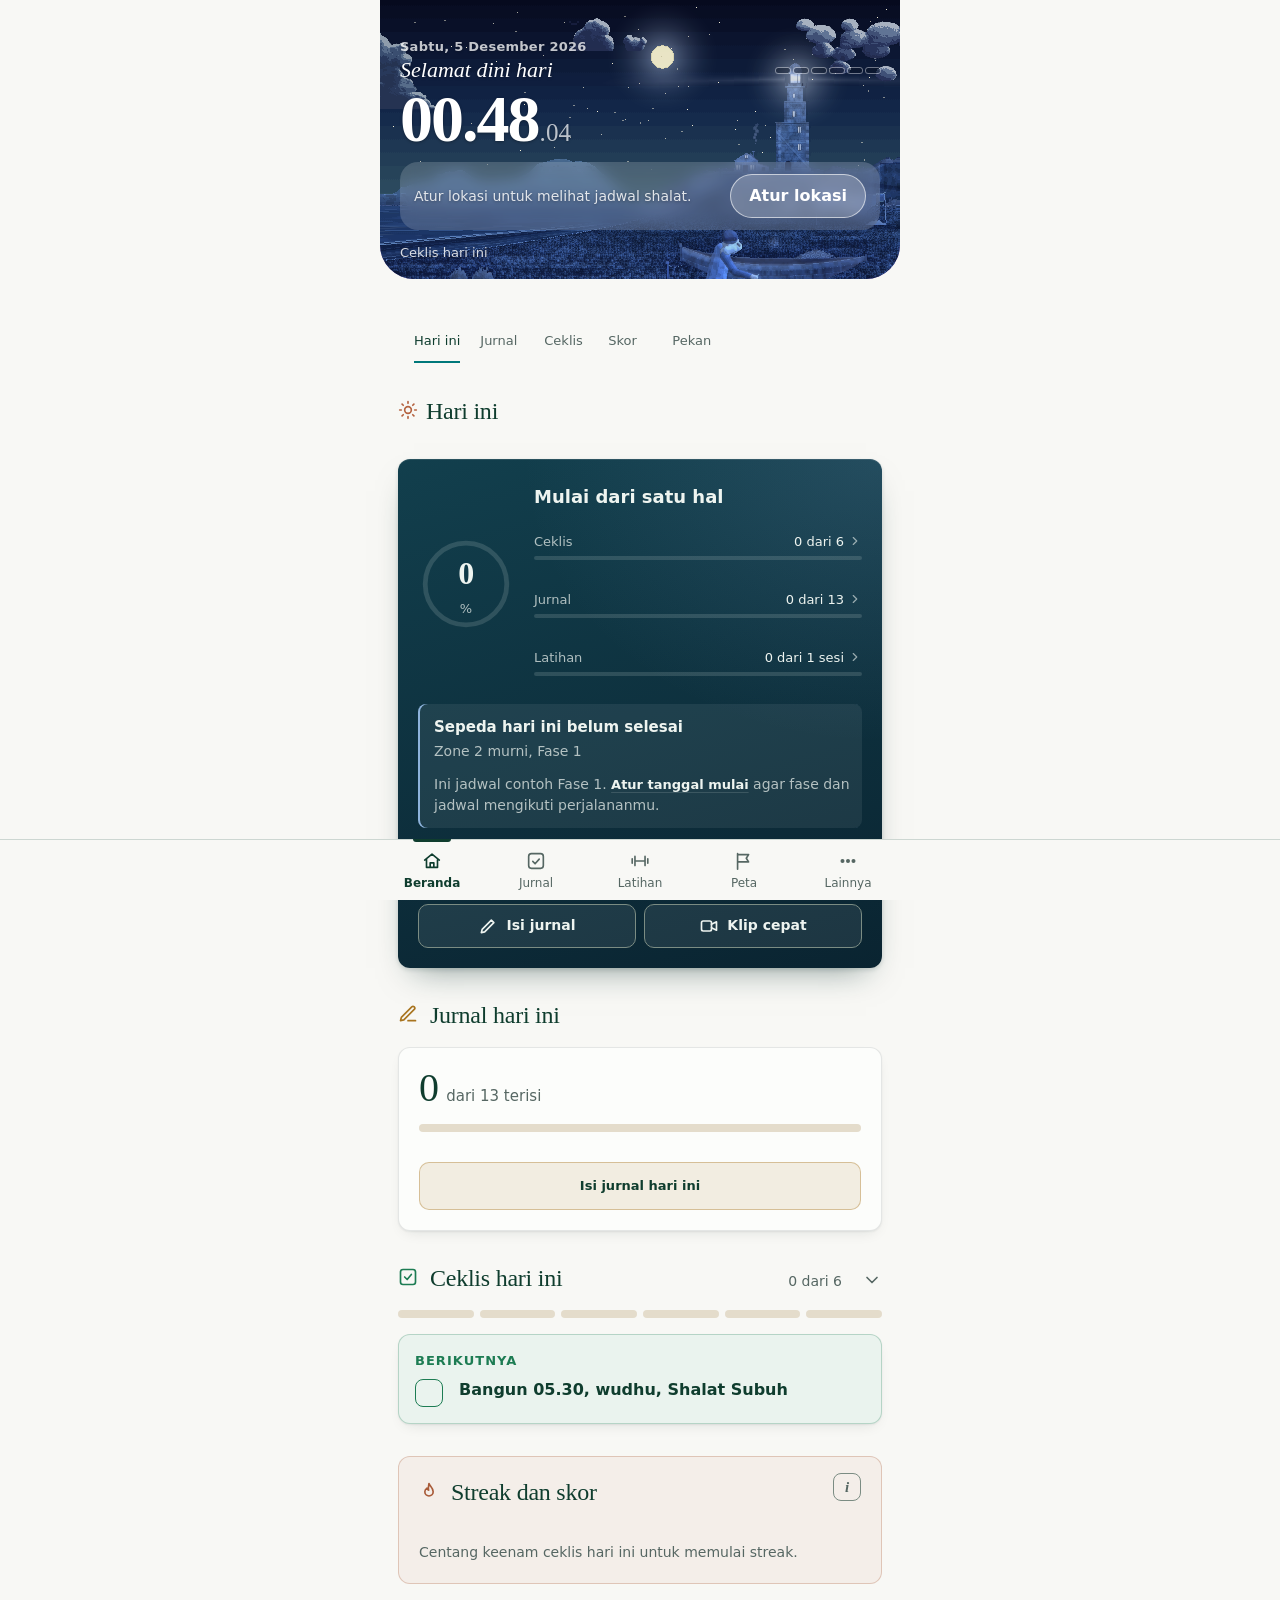
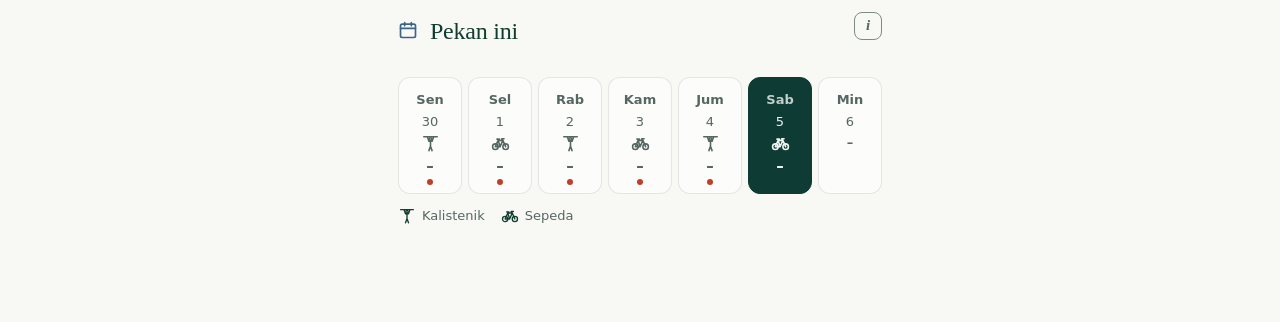
<file: index.html>
<!DOCTYPE html>
<html lang="id">
<head>
<meta charset="utf-8">
<meta http-equiv="Content-Security-Policy" content="default-src 'self'; script-src 'self' 'sha256-/zcfaOkMEXk67gjB5f42uXDu9j3qDt5jW4hG7fUjI0k=' 'sha256-zlvhQGEy8fqnY83wmyLUSy2NbcF4Z/98/LBoFRXEHHI=' 'sha256-3ViDXghGK6dACTf1ZVp0t909PSjuhedh7RCH87QfxdA='; style-src 'self' 'unsafe-inline' https://fonts.googleapis.com; font-src 'self' data: https://fonts.gstatic.com; img-src 'self' data: blob: https:; media-src 'self' blob: data: https:; connect-src 'self' blob: data: https://generativelanguage.googleapis.com https://www.googleapis.com https://api.open-meteo.com https://equran.id https://api.alquran.cloud https://cdn.islamic.network https://world.openfoodfacts.org https://api.nal.usda.gov https://raw.githubusercontent.com https://*.workers.dev; frame-src https://www.youtube-nocookie.com; worker-src 'self' blob:; manifest-src 'self'; object-src 'none'; base-uri 'self'; form-action 'self'">
<meta name="viewport" content="width=device-width, initial-scale=1, viewport-fit=cover">
<meta name="theme-color" content="#F8F8F5" media="(prefers-color-scheme: light)">
<meta name="theme-color" content="#0e1716" media="(prefers-color-scheme: dark)">
<meta name="mobile-web-app-capable" content="yes">
<meta name="apple-mobile-web-app-capable" content="yes">
<meta name="apple-mobile-web-app-title" content="Ominia">
<meta name="apple-mobile-web-app-status-bar-style" content="default">
<link rel="apple-touch-icon" href="[data-uri]">
<link rel="icon" type="image/png" href="[data-uri]">
<script>/* PWA 69d */(function(){if(!/^https?:$/.test(location.protocol))return;var l=document.createElement("link");l.rel="manifest";l.href="manifest.json";document.head.appendChild(l);if("serviceWorker" in navigator)addEventListener("load",function(){navigator.serviceWorker.register("sw.js").catch(function(){})});})();</script>
<title>Ominia</title>
<script>try{var p=JSON.parse(localStorage.getItem('dailylog:prefs:v1')||'null');if(p&&typeof p==='object'){var r=document.documentElement;if(p.theme==='light'||p.theme==='dark')r.setAttribute('data-theme',p.theme);if(p.fs==='l'||p.fs==='x')r.setAttribute('data-fs',p.fs);if(p.hc===true)r.setAttribute('data-hc','on');}}catch(e){}
/* T-OMINIA-2-2: terpasang di Android = splash bawaan sudah tampil; tandai supaya splash buatan jadi tirai polos */
try{if(/Android/i.test(navigator.userAgent)&&matchMedia('(display-mode: standalone), (display-mode: fullscreen), (display-mode: minimal-ui)').matches)document.documentElement.setAttribute('data-inst','1')}catch(e){}</script>
<link rel="stylesheet" href="style.css">
</head>
<body>
<div id="omSplash" role="presentation" aria-hidden="true"><div class="om-tile"><img class="om-l" alt="" width="104" height="104" src="[data-uri]"><img class="om-d" alt="" width="104" height="104" src="[data-uri]"></div><div class="om-word">OMINIA</div><div class="om-tag">Health. Worship. Workout. Mind.</div><div class="om-bar"><i></i></div></div>
<script>(function(){var d=document.getElementById("omSplash");if(!d)return;var t0=Date.now(),g=0,MIN=document.documentElement.hasAttribute("data-inst")?0:900;function rm(){if(d.parentNode)d.parentNode.removeChild(d)}function x(){if(g)return;g=1;d.classList.add("out");setTimeout(rm,500)}function go(){var w=MIN-(Date.now()-t0);setTimeout(function(){requestAnimationFrame(x)},w>0?w:0)}addEventListener("load",function(){setTimeout(go,150)});setTimeout(x,9000)})();</script>
<div id="app">

  <div class="top" id="top" hidden>
    <div class="nav">
      <button class="arrow" id="prev" aria-label="Hari sebelumnya">‹</button>
      <label class="datebox">
        <span class="dow" id="dow"></span>
        <strong id="dlabel"></strong>
        <input type="date" id="datepick" aria-label="Pilih tanggal">
      </label>
      <button class="arrow" id="next" aria-label="Hari berikutnya">›</button>
    </div>
    <div class="meta"><span class="dot"></span><span class="stxt">Siap</span><span class="hdprog" id="hdProg"></span><button class="link" id="goToday" hidden>Ke hari ini</button></div>
    <div class="subnav jsub"><button data-goto="today">Harian</button><button data-goto="weekly">Mingguan</button><button data-goto="history">Riwayat</button></div>
  </div>

  <div class="top" id="topW" hidden>
    <div class="nav">
      <button class="arrow" id="wprev" aria-label="Pekan sebelumnya">‹</button>
      <div class="datebox"><span class="dow" id="wdow"></span><strong id="wlabel"></strong></div>
      <button class="arrow" id="wnext" aria-label="Pekan berikutnya">›</button>
    </div>
    <div class="meta"><span class="dot"></span><span class="stxt">Siap</span><button class="link" id="wgoNow" hidden>Ke pekan ini</button></div>
    <div class="subnav jsub"><button data-goto="today">Harian</button><button data-goto="weekly">Mingguan</button><button data-goto="history">Riwayat</button></div>
  </div>

  <div class="top" id="topH" hidden>
    <div class="subnav jsub"><button data-goto="today">Harian</button><button data-goto="weekly">Mingguan</button><button data-goto="history">Riwayat</button></div>
  </div>

  <main>
    <!-- BERANDA -->
    <div id="v-home">
      <h1 class="vt">Beranda</h1>
      <div id="homeBody"></div>
    </div>

    <!-- HARI INI -->
    <div id="v-today" hidden>
      <div class="jv-hero">
        <div class="stamps" id="stamps"></div>
        <div class="fill"><div class="meter" id="m-fill"><i></i></div><span id="fillTxt"></span></div>
        <div class="jv-left" id="jvLeft" hidden></div>
      </div>

      <section class="sec">
        <h2>Ibadah</h2>
        <div class="f" id="shF">
          <div class="sh-top"><div class="lbl">Shalat 5 waktu</div><span class="sh-sum" id="shSum" aria-live="polite"></span><button type="button" class="sh-all" id="shAll" data-q="shAll">Ciutkan semua</button></div>
          <div class="sh-list" id="shList"></div>
          <div class="hint" id="shLegacy" hidden></div>
        </div>
      </section>

      <section class="sec">
        <h2>Disiplin</h2>
        <div class="f">
          <div class="lbl">PMO-free streak</div>
          <label class="inp"><span class="p">Hari ke-</span><input data-k="pmo" inputmode="numeric" autocomplete="off" placeholder="0"></label>
          <div class="hint" id="pmoHint"></div>
        </div>
        <div class="f">
          <div class="lbl">Screen time TikTok / sosmed</div>
          <div class="pair">
            <label class="inp"><input data-k="stH" inputmode="numeric" autocomplete="off" placeholder="0"><span class="u">jam</span></label>
            <label class="inp"><input data-k="stM" inputmode="numeric" autocomplete="off" placeholder="0"><span class="u">menit</span></label>
          </div>
          <div id="wbF"></div>
        </div>
      </section>

      <section class="sec">
        <h2>Asupan</h2>
        <div class="f">
          <div class="lbl">Total estimasi kalori <small id="tgKcal"></small></div>
          <label class="inp"><input data-k="kcal" inputmode="numeric" autocomplete="off" placeholder="0"><span class="u">kcal</span></label>
          <div class="meter" id="m-kcal"><i></i></div><div class="mtxt" id="t-kcal"></div><div class="mtxt" id="mealNote"></div>
        </div>
        <div class="f">
          <div class="lbl">Protein <small id="tgProt"></small></div>
          <label class="inp"><input data-k="protein" inputmode="decimal" autocomplete="off" placeholder="0"><span class="u">gram</span></label>
          <div class="meter" id="m-protein"><i></i></div><div class="mtxt" id="t-protein"></div>
          <div class="sublbl">Catat per makan (otomatis masuk ke total kalori &amp; protein)</div>
          <div class="aibtn" id="aiFoodRow" hidden><button class="btn sm" data-q="foodAi">✦ Estimasi dari teks atau foto</button></div>
          <div class="mealform" id="mealForm">
            <label class="inp sm"><input id="mName" maxlength="60" autocomplete="off" placeholder="Nama makanan (boleh kosong)" aria-label="Nama makanan"></label>
            <div class="gdsug" id="gdSug" hidden role="listbox" aria-label="Saran makanan"></div>
            <div class="addrow">
              <label class="inp sm"><input id="mK" data-mn="1" inputmode="numeric" autocomplete="off" placeholder="kcal" aria-label="Kalori"></label>
              <label class="inp sm"><input id="mP" data-mn="1" inputmode="decimal" autocomplete="off" placeholder="protein g" aria-label="Protein gram"></label>
            </div>
            <div class="chips" id="mSlots" role="group" aria-label="Waktu makan"></div>
            <button class="btn primary wide" data-q="mAdd">Tambah makanan</button>
          </div>
          <div class="gdrow"><button type="button" class="btn sm ghost" data-q="gdMine">Makanan saya</button></div>
          <div id="favRow"></div>
          <div id="mealList"></div>
        </div>
        <div class="f">
          <div class="lbl">Air putih <small id="tgWater"></small></div>
          <label class="inp"><input data-k="water" inputmode="decimal" autocomplete="off" placeholder="0"><span class="u">liter</span></label>
          <div class="meter" id="m-water"><i></i></div><div class="mtxt" id="t-water"></div>
          <div class="quick">
            <button class="btn sm" data-water="0.25" aria-label="Tambah 250 mililiter">+ 250 ml</button>
            <button class="btn sm" data-water="0.5" aria-label="Tambah 500 mililiter">+ 500 ml</button>
            <button class="btn sm" data-water="1" aria-label="Tambah 1 liter">+ 1 L</button>
            <button class="btn sm ghost" data-water="-0.25" aria-label="Kurangi 250 mililiter">− 250 ml</button>
            <button class="btn sm ghost" data-water="reset">Kosongkan</button>
          </div>
        </div>
        <div class="f">
          <div class="lbl">Konsumsi junkfood / manis</div>
          <div class="seg" data-seg="junk">
            <button class="pill" data-v="bersih" data-t="ok">Bersih</button>
            <button class="pill" data-v="melanggar" data-t="bad">Melanggar</button>
          </div>
          <div class="more" id="junkMore" hidden>
            <input class="txt" style="margin-top:0" data-k="junkNote" placeholder="Sebutkan apa yang dimakan" autocomplete="off">
          </div>
        </div>
      </section>

      <section class="sec">
        <h2>Performa &amp; pemulihan</h2>
        <div class="f">
          <div class="lbl">Sesi latihan hari ini</div>
          <div class="chips" data-multi="sesi">
            <button class="pill" data-v="kalistenik">Kalistenik</button>
            <button class="pill" data-v="sepeda">Sepeda</button>
            <button class="pill" data-v="rest">Rest</button>
          </div>
        </div>
        <div class="f">
          <div class="lbl">RPE sesi <small id="rpeNote"></small></div>
          <div class="rpe" id="rpe"></div>
        </div>
        <div class="f" id="sleepF">
          <div class="lbl">Jam tidur semalam</div>
          <div class="pair">
            <div>
              <div class="sublbl">Mulai tidur</div>
              <label class="inp sm"><input type="time" data-k="sleepStart" aria-label="Mulai tidur semalam"></label>
            </div>
            <div>
              <div class="sublbl">Bangun</div>
              <label class="inp sm"><input type="time" data-k="sleepEnd" aria-label="Bangun tidur"></label>
            </div>
          </div>
          <div class="sublbl">Durasi tidur semalam</div>
          <label class="inp" id="sleepDur"><input data-k="sleep" inputmode="decimal" autocomplete="off" placeholder="0"><span class="u">jam</span></label>
          <div class="hint" id="sleepHint"></div>
        </div>
        <div class="f">
          <div class="lbl">Mengorok / bangun lemas?</div>
          <div class="seg" data-seg="snore">
            <button class="pill" data-v="tidak" data-t="ok">Tidak</button>
            <button class="pill" data-v="ya" data-t="bad">Ya</button>
          </div>
        </div>
        <div class="f">
          <div class="lbl">Kaki kram hari ini?</div>
          <div class="seg" data-seg="kram">
            <button class="pill" data-v="tidak" data-t="ok">Tidak</button>
            <button class="pill" data-v="ya" data-t="bad">Ya</button>
          </div>
          <div class="more" id="kramMore" hidden>
            <input class="txt" style="margin-top:0" data-k="kramPart" placeholder="Bagian mana (betis, paha, telapak…)" autocomplete="off">
          </div>
          <div id="kramLog"></div>
        </div>
      </section>

      <section class="sec" id="jrSec" hidden>
        <h2>Aktivitas sepeda</h2>
        <div id="jrBox"></div>
      </section>

      <section class="sec">
        <h2>Evaluasi diri</h2>
        <div class="f">
          <div class="lbl">Satu kalimat jujur</div>
          <textarea class="ta" data-k="eval" rows="3" placeholder="Hari ini saya…"></textarea>
          <div class="aibtn" id="aiEvalRow" hidden><button class="btn sm" data-q="evalAi">✦ Buat draf dari data hari ini</button></div>
        </div>
      </section>

      <div class="foot"><button class="btn wide" id="copyDay">Salin log hari ini sebagai teks</button></div>
    </div>

    <!-- MINGGUAN -->
    <div id="v-weekly" hidden>

      <section class="sec">
        <h2>Audit mingguan</h2>
        <div class="f">
          <div class="pair">
            <div><div class="sublbl t0">Minggu ke-</div><label class="inp"><input data-wk="no" inputmode="numeric" autocomplete="off" placeholder="0"></label></div>
            <div><div class="sublbl t0">Tanggal</div><label class="inp"><input type="date" data-wk="date" aria-label="Tanggal audit"></label></div>
          </div>
          <div class="hint" id="wnoHint"></div>
        </div>
      </section>

      <section class="sec">
        <h2>Rekap pekan ini</h2>
        <p class="note" id="recapNote"></p>
        <div class="recap" id="recap"></div>
        <div class="aibtn" id="aiWeekRow" hidden><button class="btn sm" data-q="weekAi">✦ Ringkas pekan ini</button></div>
      </section>

      <section class="sec">
        <h2>Metrik fisik &amp; komposisi</h2>
        <div class="f">
          <div class="lbl">Berat badan rata-rata</div>
          <label class="inp"><input data-wk="bw" inputmode="decimal" autocomplete="off" placeholder="0"><span class="u">kg</span></label>
          <div class="mtxt" id="d-bw"></div>
          <div class="hint"><button class="link" id="bwManualBtn">Isi perubahan manual</button></div>
          <div id="bwManual" hidden><label class="inp sm" style="margin-top:10px"><span class="p">Perubahan</span><input data-wk="bwDelta" inputmode="text" autocomplete="off" placeholder="-0,6"><span class="u">kg</span></label></div>
        </div>
        <div class="f">
          <div class="lbl">Lingkar tubuh</div>
          <div class="pair rg">
            <div><div class="sublbl t0">Perut (navel)</div><label class="inp"><input data-wk="waist" inputmode="decimal" autocomplete="off" placeholder="0"><span class="u">cm</span></label><div class="mtxt" id="d-waist"></div></div>
            <div><div class="sublbl t0">Dada</div><label class="inp"><input data-wk="chest" inputmode="decimal" autocomplete="off" placeholder="0"><span class="u">cm</span></label><div class="mtxt" id="d-chest"></div></div>
            <div><div class="sublbl t0">Paha</div><label class="inp"><input data-wk="thigh" inputmode="decimal" autocomplete="off" placeholder="0"><span class="u">cm</span></label><div class="mtxt" id="d-thigh"></div></div>
            <div><div class="sublbl t0">Lengan (bicep)</div><label class="inp"><input data-wk="arm" inputmode="decimal" autocomplete="off" placeholder="0"><span class="u">cm</span></label><div class="mtxt" id="d-arm"></div></div>
          </div>
        </div>
      </section>

      <section class="sec">
        <h2>Evaluasi kinerja olahraga</h2>
        <div class="f">
          <div class="lbl">Push-up maksimal <small>1 set</small></div>
          <label class="inp"><input data-wk="pushup" inputmode="numeric" autocomplete="off" placeholder="0"><span class="u">reps</span></label>
          <div class="mtxt" id="d-pushup"></div>
          <div class="hint" id="pushHint"></div>
        </div>
        <div class="f">
          <div class="lbl">Inverted row maksimal</div>
          <label class="inp"><input data-wk="row" inputmode="numeric" autocomplete="off" placeholder="0"><span class="u">reps</span></label>
          <div class="mtxt" id="d-row"></div>
          <div class="hint" id="rowHint"></div>
        </div>
        <div class="f">
          <div class="lbl">Jarak &amp; rata-rata speed sepeda</div>
          <div class="pair">
            <div><label class="inp"><input data-wk="km" inputmode="decimal" autocomplete="off" placeholder="0"><span class="u">km</span></label><div class="mtxt" id="d-km"></div></div>
            <div><label class="inp"><input data-wk="speed" inputmode="decimal" autocomplete="off" placeholder="0"><span class="u">km/jam</span></label><div class="mtxt" id="d-speed"></div></div>
          </div>
          <div class="hint" id="bikeHint"></div>
        </div>
      </section>

      <section class="sec">
        <h2>Evaluasi keluhan fisik</h2>
        <div class="f">
          <div class="lbl">Frekuensi ngorok / mengantuk</div>
          <div class="seg tri" data-wseg="snore">
            <button class="pill" data-v="banyak" data-t="ok">Berkurang banyak</button>
            <button class="pill" data-v="sama">Masih sama</button>
            <button class="pill" data-v="buruk" data-t="bad">Memburuk</button>
          </div>
          <div class="hint" id="snoreHint"></div>
        </div>
        <div class="f">
          <div class="lbl">Frekuensi kaki kram</div>
          <div class="seg" data-wseg="kram">
            <button class="pill" data-v="nol" data-t="ok">0 kali</button>
            <button class="pill" data-v="ada" data-t="bad">Ada</button>
          </div>
          <div class="more" id="kramMoreW" hidden>
            <label class="inp sm"><input data-wk="kramN" inputmode="numeric" autocomplete="off" placeholder="0"><span class="u">kali</span></label>
          </div>
          <div class="hint" id="kramHint"></div>
        </div>
        <div class="f">
          <div class="lbl">Tingkat energi harian <small>1 rendah – 10 tinggi</small></div>
          <div class="rpe" id="energy"></div>
        </div>
      </section>

      <section class="sec">
        <h2>Catatan &amp; penyesuaian minggu depan</h2>
        <div class="f">
          <textarea class="ta" data-wk="note" rows="4" placeholder="Apa yang diubah minggu depan, dan kenapa…"></textarea>
        </div>
        <div class="nx-foot">
          <div class="nx-bar" id="nxBar">
            <p class="nx-ss" id="nxSS" role="status" aria-live="polite"></p>
            <button type="button" class="btn sm primary nx-save" id="nxSave" data-q="nxSave" aria-label="Simpan catatan minggu depan">Simpan</button>
          </div>
        <div class="aibtn" id="nxRow" hidden><button type="button" class="btn sm" data-q="nxAsk">✦ Minta saran minggu depan</button></div>
        <div id="nxBox" role="region" aria-live="polite" aria-label="Saran AI untuk minggu depan" hidden></div>
        </div>
      </section>

      <div class="foot"><button class="btn wide" id="copyWeek">Salin audit ini sebagai teks</button></div>

      <section class="sec" id="wTrendSec">
        <h2 id="wTrendH"><button type="button" class="jv-sh" aria-expanded="true"><span class="jv-t" id="wTrendT">Tren 8 pekan</span><span class="jv-st"></span><i class="jv-c" aria-hidden="true"></i></button></h2>
        <div class="seg" id="wTrSeg" role="group" aria-label="Rentang tren">
          <button class="pill" data-q="trRange" data-v="4" aria-pressed="false">4 pekan</button>
          <button class="pill" data-q="trRange" data-v="8" aria-pressed="true">8 pekan</button>
          <button class="pill" data-q="trRange" data-v="12" aria-pressed="false">12 pekan</button>
        </div>
        <div id="wTrend"></div>
      </section>
    </div>

    <!-- RIWAYAT -->
    <div id="v-history" hidden>
      <h1 class="vt after">Riwayat</h1>
      <div class="seg" id="histSeg" role="group" aria-label="Tampilan riwayat"><button class="pill" data-q="hxTab" data-v="sum" aria-pressed="true">Ringkas</button><button class="pill" data-q="hxTab" data-v="cal" aria-pressed="false">Kalender</button><button class="pill" data-q="hxTab" data-v="find" aria-pressed="false">Cari</button><button class="pill" data-q="hxTab" data-v="pat" aria-pressed="false">Pola</button></div>
      <div class="aibtn" id="aiHistRow" hidden><button class="btn sm" data-q="histAi">✦ Tanya data kamu</button></div>
      <div id="histBody"></div>
      <div id="histCal" hidden></div>
      <div id="histFind" hidden></div>
      <div id="histPat" hidden></div>
    </div>

    <!-- PENGATURAN (v74s; id tetap v-data) -->
    <div id="v-data" hidden>
      <div class="pgbar"><button class="link" data-goto="more">‹ Lainnya</button></div>
      <h1 class="vt after">Pengaturan</h1>
      <div class="seg stseg" id="stSeg" role="group" aria-label="Bagian pengaturan"><button class="pill" data-q="stTab" data-v="bk" aria-pressed="true">Cadangan</button><button class="pill" data-q="stTab" data-v="ex" aria-pressed="false">Ekspor</button><button class="pill" data-q="stTab" data-v="pf" aria-pressed="false">Preferensi</button></div>
      <div class="stp" id="stP-bk">
        <div class="safe stcard" id="safeBox"></div>
        <p class="note" id="dataInfo"></p>
        <button class="sttile wide" data-act="import"><svg class="ico" viewBox="0 0 24 24" aria-hidden="true"><path d="M12 16V5M7.5 9.5L12 5l4.5 4.5M5 19h14"/></svg><b>Pulihkan dari cadangan</b><span>Gabungkan file JSON hasil cadangan</span></button>
        <div id="syBox"></div>
        <button class="sttile wide danger" data-act="wipe"><svg class="ico" viewBox="0 0 24 24" aria-hidden="true"><path d="M5 7h14M10 7V4.5h4V7M7 7l.8 12h8.4L17 7"/></svg><b>Hapus semua data</b><span>Tidak bisa dibatalkan</span></button>
      </div>
      <div class="stp" id="stP-ex" hidden><h2 class="sth2">Salin cepat</h2><div class="stgrid"><button class="sttile" data-act="copyDay"><svg class="ico" viewBox="0 0 24 24" aria-hidden="true"><rect x="8" y="8" width="11" height="12" rx="2.5"/><path d="M5 15V6.5A2.5 2.5 0 0 1 7.5 4H15"/></svg><b>Log hari ini</b><span>Format DAILY LOG</span></button><button class="sttile" data-act="copyWeek"><svg class="ico" viewBox="0 0 24 24" aria-hidden="true"><rect x="8" y="8" width="11" height="12" rx="2.5"/><path d="M5 15V6.5A2.5 2.5 0 0 1 7.5 4H15"/></svg><b>Audit pekan</b><span>Pekan yang dipilih</span></button></div><h2 class="sth2">Teks</h2><div class="stgrid"><button class="sttile" data-act="exportText"><svg class="ico" viewBox="0 0 24 24" aria-hidden="true"><path d="M7 3.5h7l4 4V20H7zM14 3.5V8h4M9.5 12h6M9.5 15.5h6"/></svg><b>Semua log harian</b><span>Format DAILY LOG</span></button><button class="sttile" data-act="exportWText"><svg class="ico" viewBox="0 0 24 24" aria-hidden="true"><path d="M7 3.5h7l4 4V20H7zM14 3.5V8h4M9.5 12h6M9.5 15.5h6"/></svg><b>Semua audit</b><span>Format WEEKLY AUDIT</span></button></div><h2 class="sth2">CSV untuk Excel atau Sheets</h2><div class="stgrid"><button class="sttile" data-act="exportCsv"><svg class="ico" viewBox="0 0 24 24" aria-hidden="true"><rect x="4" y="5" width="16" height="14" rx="2.5"/><path d="M4 10h16M4 14.5h16M10 5v14"/></svg><b>Harian</b><span>Satu baris per hari</span></button><button class="sttile" data-act="exportWCsv"><svg class="ico" viewBox="0 0 24 24" aria-hidden="true"><rect x="4" y="5" width="16" height="14" rx="2.5"/><path d="M4 10h16M4 14.5h16M10 5v14"/></svg><b>Mingguan</b><span>Satu baris per pekan</span></button><button class="sttile" data-act="exportKalCsv"><svg class="ico" viewBox="0 0 24 24" aria-hidden="true"><rect x="4" y="5" width="16" height="14" rx="2.5"/><path d="M4 10h16M4 14.5h16M10 5v14"/></svg><b>Kalistenik</b><span>Satu baris per set</span></button><button class="sttile" data-act="exportBikeCsv"><svg class="ico" viewBox="0 0 24 24" aria-hidden="true"><rect x="4" y="5" width="16" height="14" rx="2.5"/><path d="M4 10h16M4 14.5h16M10 5v14"/></svg><b>Sepeda</b><span>Durasi, jarak, speed</span></button><button class="sttile" data-act="exportChkCsv"><svg class="ico" viewBox="0 0 24 24" aria-hidden="true"><rect x="4" y="5" width="16" height="14" rx="2.5"/><path d="M4 10h16M4 14.5h16M10 5v14"/></svg><b>Ceklis</b><span>Pagi, elektrolit, refeed</span></button><button class="sttile" data-act="exportMealCsv"><svg class="ico" viewBox="0 0 24 24" aria-hidden="true"><rect x="4" y="5" width="16" height="14" rx="2.5"/><path d="M4 10h16M4 14.5h16M10 5v14"/></svg><b>Makanan</b><span>Kalori dan protein</span></button></div><h2 class="sth2">Semua data</h2><div class="stgrid"><button class="sttile wide" data-act="exportJson"><svg class="ico" viewBox="0 0 24 24" aria-hidden="true"><path d="M9 4C6.5 4 7.5 8 5 12c2.5 4 1.5 8 4 8M15 4c2.5 0 1.5 4 4 8-2.5 4-1.5 8-4 8"/></svg><b>Cadangan lengkap (JSON)</b><span>Log, audit, rencana, latihan, ceklis, makanan, kram, menu, belanja. Untuk cadangan atau pindah perangkat</span></button></div></div>
      <div class="stp" id="stP-pf" hidden>
        <div id="aiBox"></div>
        <div id="usdaBox"></div>
        <div id="upBox"></div>
        <div id="rmBox"></div>
        <div id="cspBox"></div>
      </div>
    </div>

    <!-- LATIHAN -->
    <div id="v-train" hidden>
      <h1 class="vt">Latihan</h1>
      <div id="trainBody"></div>
    </div>

    <!-- PETA -->
    <div id="v-roadmap" hidden>
      <h1 class="vt">Peta 3 tahun</h1>
      <p class="lead">36 bulan dalam 4 fase. Target gizi di Jurnal dan jadwal latihan mengikuti fase yang sedang berjalan.</p>

      <section class="pt-card pt-hero" aria-label="Posisi dalam perjalanan">
        <div id="rmPos"></div>
        <div id="rmBw"></div>
      </section>
      <section class="pt-card" aria-label="Rincian fase"><div id="rmPhases"></div></section>
      <section class="pt-card" aria-label="Jadwal pekan"><div id="rmSched"></div></section>

      <div class="pt-card pt-x" data-pt="start">
        <h2 class="pt-xhh"><button class="pt-xh" data-q="ptSec" aria-expanded="false" aria-controls="ptb_start"><span class="pt-xt"><b>Mulai perjalanan</b><small id="ptS_start"></small></span><svg class="pt-ch" viewBox="0 0 24 24" aria-hidden="true"><path d="M6 9l6 6 6-6"/></svg></button></h2>
        <div class="pt-xb" id="ptb_start"><div class="pt-xi"><div class="pt-xp">
          <div class="f">
            <div class="lbl">Tanggal mulai</div>
            <label class="inp"><input type="date" data-pk="start" aria-label="Tanggal mulai perjalanan"></label>
            <div class="hint">
              <button class="btn sm" data-q="startToday">Mulai hari ini</button>
              <button class="btn sm ghost" data-q="startClear">Hapus tanggal</button>
            </div>
          </div>
          <div class="f">
            <div class="lbl">Berat badan awal <small>dari teks: 87 kg</small></div>
            <label class="inp"><input data-pk="bw0" inputmode="decimal" autocomplete="off" placeholder="87"><span class="u">kg</span></label>
          </div>
          <div class="f">
            <div class="lbl">Tempat latihan kalistenik</div>
            <div class="seg" data-pseg="opt">
              <button class="pill" data-v="home">Di rumah</button>
              <button class="pill" data-v="gym">Di gym</button>
            </div>
          </div>
        </div></div></div>
      </div>

      <div class="pt-card pt-x" data-pt="prof">
        <h2 class="pt-xhh"><button class="pt-xh" data-q="ptSec" aria-expanded="false" aria-controls="ptb_prof"><span class="pt-xt"><b>Profil &amp; energi</b><small id="ptS_prof"></small></span><svg class="pt-ch" viewBox="0 0 24 24" aria-hidden="true"><path d="M6 9l6 6 6-6"/></svg></button></h2>
        <div class="pt-xb" id="ptb_prof"><div class="pt-xi"><div class="pt-xp">
          <div class="f">
            <div class="lbl">Tinggi badan <small>untuk BMR dan TDEE</small></div>
            <label class="inp"><input data-pf="tinggi" inputmode="decimal" autocomplete="off" placeholder="170" aria-label="Tinggi badan dalam sentimeter"><span class="u">cm</span></label>
          </div>
          <div class="f">
            <div class="lbl">Usia</div>
            <label class="inp"><input data-pf="usia" inputmode="numeric" autocomplete="off" placeholder="25" aria-label="Usia dalam tahun"><span class="u">tahun</span></label>
          </div>
          <div class="f">
            <div class="lbl">Jenis kelamin <small>untuk rumus BMR</small></div>
            <div class="seg" role="group" aria-label="Jenis kelamin">
              <button class="pill" data-q="pfSex" data-v="L" aria-pressed="false">Pria</button>
              <button class="pill" data-q="pfSex" data-v="P" aria-pressed="false">Wanita</button>
            </div>
          </div>
          <div id="rmEnergy"></div>
        </div></div></div>
      </div>

      <div class="pt-card pt-x" data-pt="proj">
        <h2 class="pt-xhh"><button class="pt-xh" data-q="ptSec" aria-expanded="false" aria-controls="ptb_proj"><span class="pt-xt"><b>Proyeksi &amp; milestone</b><small id="ptS_proj"></small></span><svg class="pt-ch" viewBox="0 0 24 24" aria-hidden="true"><path d="M6 9l6 6 6-6"/></svg></button></h2>
        <div class="pt-xb" id="ptb_proj"><div class="pt-xi"><div class="pt-xp"><div id="rmProj"></div></div></div></div>
      </div>

      <div class="pt-card pt-x" data-pt="adj">
        <h2 class="pt-xhh"><button class="pt-xh" data-q="ptSec" aria-expanded="false" aria-controls="ptb_adj"><span class="pt-xt"><b>Penyesuaian rencana</b><small id="ptS_adj"></small></span><svg class="pt-ch" viewBox="0 0 24 24" aria-hidden="true"><path d="M6 9l6 6 6-6"/></svg></button></h2>
        <div class="pt-xb" id="ptb_adj"><div class="pt-xi"><div class="pt-xp"><div id="rmAdj"></div></div></div></div>
      </div>

      <div class="pt-card pt-x" data-pt="track" id="aiTrackSec" hidden>
        <h2 class="pt-xhh"><button class="pt-xh" data-q="ptSec" aria-expanded="false" aria-controls="ptb_track"><span class="pt-xt"><b>Apakah on-track?</b><small>Penilaian progres oleh AI</small></span><svg class="pt-ch" viewBox="0 0 24 24" aria-hidden="true"><path d="M6 9l6 6 6-6"/></svg></button></h2>
        <div class="pt-xb" id="ptb_track"><div class="pt-xi"><div class="pt-xp">
          <p class="note">AI menilai progresmu terhadap target fase aktif dari tren berat dan proyeksi yang dihitung di perangkat ini, lalu menjelaskannya. AI tidak mengubah rencanamu.</p>
          <div class="aibtn"><button class="btn sm" data-q="trackAi">✦ Apakah on-track?</button></div>
        </div></div></div>
      </div>
    </div>

    <!-- NUTRISI -->
    <div id="v-nutrition" hidden>
      <div class="pgbar"><button class="link" data-goto="more">‹ Lainnya</button></div>
      <h1 class="vt after">Nutrisi</h1>
      <div id="nutBody"></div>
    </div>

    <!-- KONTEN -->
    <div id="v-content" hidden>
      <div class="pgbar"><button class="link" data-goto="more">‹ Lainnya</button></div>
      <h1 class="vt after">Konten TikTok</h1>
      <div id="tkBody"></div>
    </div>

    <!-- IBADAH -->
    <div id="v-ibadah" hidden>
      <div class="pgbar"><button class="link" data-goto="more">‹ Lainnya</button></div>
      <h1 class="vt after">Ibadah</h1>
      <div id="ibBody"></div>
    </div>

    <!-- SELF CARE -->
    <div id="v-selfcare" hidden>
      <div class="pgbar"><button class="link" data-goto="more">‹ Lainnya</button></div>
      <h1 class="vt after">Self Care</h1>
      <div id="scBody"></div>
    </div>

    <!-- SINAPS (NW0) -->
    <div id="v-sinaps" class="nwv" hidden>
      <div class="pgbar"><button class="link" data-goto="more">‹ Lainnya</button></div>
      <h1 class="vt after">Sinaps</h1>
      <div id="nwSinapsBody"></div>
    </div>

    <!-- DAPPER (NW0) -->
    <div id="v-dapper" class="nwv" hidden>
      <div class="pgbar"><button class="link" data-goto="more">‹ Lainnya</button></div>
      <h1 class="vt after">Outfit</h1>
      <div id="nwDapperBody"></div>
    </div>

    <!-- ENGLISH MASTERY (NW0) -->
    <div id="v-english" class="nwv" hidden>
      <div class="pgbar"><button class="link" data-goto="more">‹ Lainnya</button></div>
      <h1 class="vt after">English Mastery</h1>
      <div id="nwEnglishBody"></div>
    </div>

    <!-- LAINNYA -->
    <div id="v-more" hidden>
      <h1 class="vt">Lainnya</h1>
      <div id="moreBody">
        <button class="act ic" data-goto="ibadah"><svg class="ico" viewBox="0 0 24 24" aria-hidden="true"><path d="M19 14.5A7.5 7.5 0 0 1 9.5 5a7.5 7.5 0 1 0 9.5 9.5z"/></svg><i class="tx"><b>Ibadah</b><span>Jadwal shalat, kiblat, pelacak ibadah, doa, dan Al-Qur'an</span></i></button>
        <button class="act ic" data-goto="selfcare"><svg class="ico" viewBox="0 0 24 24" aria-hidden="true"><path d="M12 20s-7-4.4-7-10a4 4 0 0 1 7-2.4A4 4 0 0 1 19 10c0 5.6-7 10-7 10z"/></svg><i class="tx"><b>Self Care</b><span>Tidur, air putih, screen time, dan kebiasaan sehat</span></i></button>
        <button class="act ic" data-goto="content"><svg class="ico" viewBox="0 0 24 24" aria-hidden="true"><rect x="3.5" y="6" width="17" height="12" rx="3"/><path d="M10.5 9.5l4 2.5-4 2.5z"/></svg><i class="tx"><b>Konten TikTok</b><span>Skrip 30 detik dari data hari ini</span></i></button>
        <button class="act ic" data-goto="nutrition"><svg class="ico" viewBox="0 0 24 24" aria-hidden="true"><path d="M12 7c-2-2.5-6-1.5-6 2.5 0 4 3 8.5 6 8.5s6-4.5 6-8.5c0-4-4-5-6-2.5zM12 7c0-1.5.8-2.8 2-3.5"/></svg><i class="tx"><b>Nutrisi</b><span>Makro per fase, protokol elektrolit, plateau dan refeed day</span></i></button>
        <button class="act ic" data-goto="sinaps"><svg class="ico" viewBox="0 0 24 24" aria-hidden="true"><circle cx="6" cy="7" r="2"/><circle cx="18" cy="6" r="2"/><circle cx="12" cy="18" r="2"/><path d="M7.8 8.2l3 7.8M16.4 7.8l-3.2 8.2M8 7h8"/></svg><i class="tx"><b>Sinaps</b><span>Latihan otak, hafalan, fokus, dan tidur</span></i></button>
        <button class="act ic" data-goto="dapper"><svg class="ico" viewBox="0 0 24 24" aria-hidden="true"><path d="M12 8V6.5a2 2 0 1 1 2 2"/><path d="M12 8l8.5 6.2a1.2 1.2 0 0 1-.7 2.3H4.2a1.2 1.2 0 0 1-.7-2.3L12 8z"/></svg><i class="tx"><b>Outfit</b><span>Kamera, warna, dan gaya</span></i></button>
        <button class="act ic" data-goto="english"><svg class="ico" viewBox="0 0 24 24" aria-hidden="true"><path d="M5 5h14a2 2 0 0 1 2 2v7a2 2 0 0 1-2 2h-7l-4 3.5V16H5a2 2 0 0 1-2-2V7a2 2 0 0 1 2-2z"/><path d="M9 12.5l2-5 2 5M9.7 11h2.6"/></svg><i class="tx"><b>English Mastery</b><span>Speaking, writing, tes, dan pronunciation</span></i></button>
        <button class="act ic" data-goto="data"><svg class="ico" viewBox="0 0 24 24" aria-hidden="true"><path d="M4 7h9M17 7h3M4 17h3M11 17h9"/><circle cx="15" cy="7" r="2"/><circle cx="9" cy="17" r="2"/></svg><i class="tx"><b>Pengaturan</b><span>Cadangan, ekspor, tampilan, pengingat, dan AI</span></i></button>
      </div>
    </div>
  </main>
</div>

<nav class="tabs"><div class="in">
  <button data-view="home" data-tab="home" aria-current="page"><svg viewBox="0 0 24 24"><path d="M4 11l8-6.5 8 6.5M6 9.5V19h12V9.5M10 19v-5h4v5"/></svg>Beranda</button>
  <button data-view="today" data-tab="jurnal"><svg viewBox="0 0 24 24"><rect x="4" y="4" width="16" height="16" rx="3"/><path d="M8.5 12.5l2.5 2.5 4.5-5"/></svg>Jurnal</button>
  <button data-view="train" data-tab="train"><svg viewBox="0 0 24 24"><path d="M3.5 9.5v5M6.5 7v10M17.5 7v10M20.5 9.5v5M6.5 12h11"/></svg>Latihan</button>
  <button data-view="roadmap" data-tab="roadmap"><svg viewBox="0 0 24 24"><path d="M5 21V4M5 5h12l-2.5 4 2.5 4H5"/></svg>Peta</button>
  <button data-view="more" data-tab="more"><svg viewBox="0 0 24 24"><circle cx="6" cy="12" r="1.3" fill="currentColor"/><circle cx="12" cy="12" r="1.3" fill="currentColor"/><circle cx="18" cy="12" r="1.3" fill="currentColor"/></svg>Lainnya</button>
</div></nav>

<div class="sheet" id="sheet" hidden>
  <div class="scrim" id="scrim"></div>
  <div class="panel" role="dialog" aria-modal="true" aria-labelledby="shTitle">
    <h3 id="shTitle"></h3>
    <p class="note" id="shNote"></p>
    <textarea id="shText" spellcheck="false"></textarea>
    <div id="shExtra" hidden></div>
    <div id="shFile" hidden style="margin-top:12px"><input type="file" id="fileIn" accept=".json,application/json"></div>
    <div class="acts" id="shActs"></div>
  </div>
</div>
<div class="tmbar" id="tmbar" hidden>
  <div><small id="tmLabel"></small><b id="tmTime">0:00</b></div>
  <div class="tmacts" id="tmRest"><button class="btn sm" data-q="tmAdd">+15 dtk</button><button class="btn sm" data-q="tmEnd">Lewati</button></div>
  <div class="tmacts" id="tmRun" hidden><button class="btn sm save" data-q="openTrain" data-t="bike">Buka</button></div>
  <div class="tmacts" id="tmReady" hidden><button class="btn sm" data-q="tmCancel">Batal</button><button class="btn sm save" data-q="tmGo">Mulai</button></div>
  <div class="tmacts" id="tmHold" hidden><button class="btn sm" data-q="tmCancel">Batal</button><button class="btn sm save" data-q="tmSave">Simpan</button></div>
</div>
<div class="toast" id="toast" hidden></div>
<button class="aifab" id="aiFab" data-q="aiAsk" hidden>✦ Tanya AI</button>
<section class="chat" id="chat" role="dialog" aria-modal="true" aria-labelledby="chatTitle" hidden>
  <div class="chin">
    <div class="chhd">
      <span class="tnx-orb" aria-hidden="true"><i></i><svg viewBox="0 0 24 24" aria-hidden="true"><path d="M12 2l2.2 6.3L20.5 10l-6.3 2.2L12 18.5 9.8 12.2 3.5 10l6.3-1.7z"/></svg></span><div class="tnx-ttl"><h3 id="chatTitle">Tanya AI</h3><p class="tnx-st"><span class="tnx-dot"></span><span id="chatSt">Siap membantu</span></p></div>
      <button class="btn sm ghost" id="chatCfgBtn" data-q="chatCfg" aria-expanded="false" aria-controls="chatSet">Atur</button>
      <button class="btn sm ghost" id="chatNewBtn" data-q="chatNew" hidden>Baru</button>
      <button class="chx" data-q="chatClose" aria-label="Tutup obrolan">×</button>
    </div>
    <div class="chctx" id="chatCtx"></div>
    <div class="chset" id="chatSet" hidden></div>
    <div class="chmsgs" id="chatMsgs" aria-label="Obrolan dengan AI"></div>
    <div class="chbar">
      <textarea id="chatIn" rows="1" maxlength="4000" enterkeyhint="send" autocomplete="off" placeholder="Tanya apa saja…" aria-label="Pertanyaan untuk AI"></textarea>
      <button class="chsend" id="chatSend" data-q="chatSend" aria-label="Kirim"></button>
    </div>
    <button class="tnx-jump" id="chatJump" data-q="chatJump" aria-label="Ke pesan terbaru"><svg viewBox="0 0 24 24" aria-hidden="true"><path d="M12 5v14M5.5 12.5L12 19l6.5-6.5"/></svg></button>
    <div class="chlive" id="chatLive" aria-live="polite"></div>
  </div>
</section>
<section class="chat" id="fchat" role="dialog" aria-modal="true" aria-labelledby="fcTitle" hidden>
  <div class="chin">
    <div class="chhd">
      <span class="tnx-orb" aria-hidden="true"><i></i><svg viewBox="0 0 24 24" aria-hidden="true"><path d="M12 2l2.2 6.3L20.5 10l-6.3 2.2L12 18.5 9.8 12.2 3.5 10l6.3-1.7z"/></svg></span><div class="tnx-ttl"><h3 id="fcTitle">✦ Briefing pagi</h3><p class="tnx-st"><span class="tnx-dot"></span><span id="fcSt">Siap membantu</span></p></div>
      <button class="btn sm ghost" id="fcNewBtn" data-q="fcNew" hidden>Baru</button>
      <button class="chx" data-q="fcClose" aria-label="Tutup obrolan">×</button>
    </div>
    <div class="chctx" id="fcCtx"></div>
    <div class="chmsgs" id="fcMsgs" aria-label="Obrolan dengan AI"></div>
    <div class="fcprev" id="fcPrev" hidden></div>
    <input type="file" id="fcFile" accept="image/*" hidden>
    <div class="chbar">
      <button class="chaux" id="fcPhotoBtn" data-q="fdPhoto" aria-label="Lampirkan foto makanan" hidden><svg viewBox="0 0 24 24" aria-hidden="true"><path d="M4 8h3l1.5-2h7L17 8h3v11H4z"/><circle cx="12" cy="13" r="3.5"/></svg></button>
      <button class="chaux" id="fcMicBtn" data-q="fdMic" aria-label="Dikte suara" aria-pressed="false" hidden><svg viewBox="0 0 24 24" aria-hidden="true"><rect x="9" y="3" width="6" height="11" rx="3"/><path d="M5 11a7 7 0 0 0 14 0M12 18v3"/></svg></button>
      <textarea id="fcIn" rows="1" maxlength="600" enterkeyhint="send" autocomplete="off" placeholder="Tanya lanjutan…" aria-label="Pesan untuk AI"></textarea>
      <button class="chsend" id="fcSend" data-q="fcSend" aria-label="Kirim"></button>
    </div>
    <button class="tnx-jump" id="fcJump" data-q="fcJump" aria-label="Ke pesan terbaru"><svg viewBox="0 0 24 24" aria-hidden="true"><path d="M12 5v14M5.5 12.5L12 19l6.5-6.5"/></svg></button>
    <div class="chlive" id="fcLive" aria-live="polite"></div>
  </div>
</section>


<script id="dlEngine" src="engine.js"></script>
<script src="data-yoga.js"></script>
<script src="data-cerita.js"></script>
<script src="app-001-model-baru-batch-1.js"></script>
<script src="app-002-beranda-batch-2.js"></script>
<script src="app-003-impor-foto-strava-ke-catatan-ride-batc.js"></script>
<script src="app-004-84-tampilan-baru-halaman-nutrisi-moder.js"></script>
<script src="app-005-level-otomatis-skor-rubrik-tahap-76b-1.js"></script>
<script src="app-006-jurnal-input-cepat-daftar-makanan-batc.js"></script>
<script src="app-007-ai-audit-mingguan-on-track-batch-14.js"></script>
<script src="app-008-sesi-kalistenik-per-jenis-latihan-batc.js"></script>
<script src="app-009-jadwal-sesi.js"></script>
<script src="app-010-latihan-kalistenik-sesi-tampilan-baru.js"></script>
<script src="app-011-55-latihan-sepeda-beban-hrtss-if-struk.js"></script>
<script src="app-012-formulir-tes.js"></script>
<script src="app-013-v81a-halaman-ibadah-lainnya-ibadah-har.js"></script>
<script src="app-014-ib2-b3b3-data-sunnah-tahap-3b-3-tambah.js"></script>
<script src="app-015-v81d-halaman-ibadah-tab-kalender-hijri.js"></script>
<script src="app-016-hr-3b-begin-17-nov-2026-dapper-hari-in.js"></script>
<script src="app-017-stk-3a-begin-17-nov-2026-dapper-kamera.js"></script>
<script src="app-018-stb-2a1-begin-19-nov-2026-dapper-badan.js"></script>
<script src="app-019-otl-2b2a-begin-20-nov-2026-sinaps-lati.js"></script>
<script src="app-020-otl-5c-begin-21-nov-2026-sinaps-latiha.js"></script>
<script src="app-021-oth-3b2-begin-22-nov-2026-sinaps-hafal.js"></script>
<script src="app-022-oth-5c2d2b-begin-23-nov-2026-sinaps-ha.js"></script>
<script src="app-023-v82e-self-care-tab-pintar-blueprint-ba.js"></script>
<script src="app-024-data-makanan-tahap-73a.js"></script>
</body>
</html>
</file>
